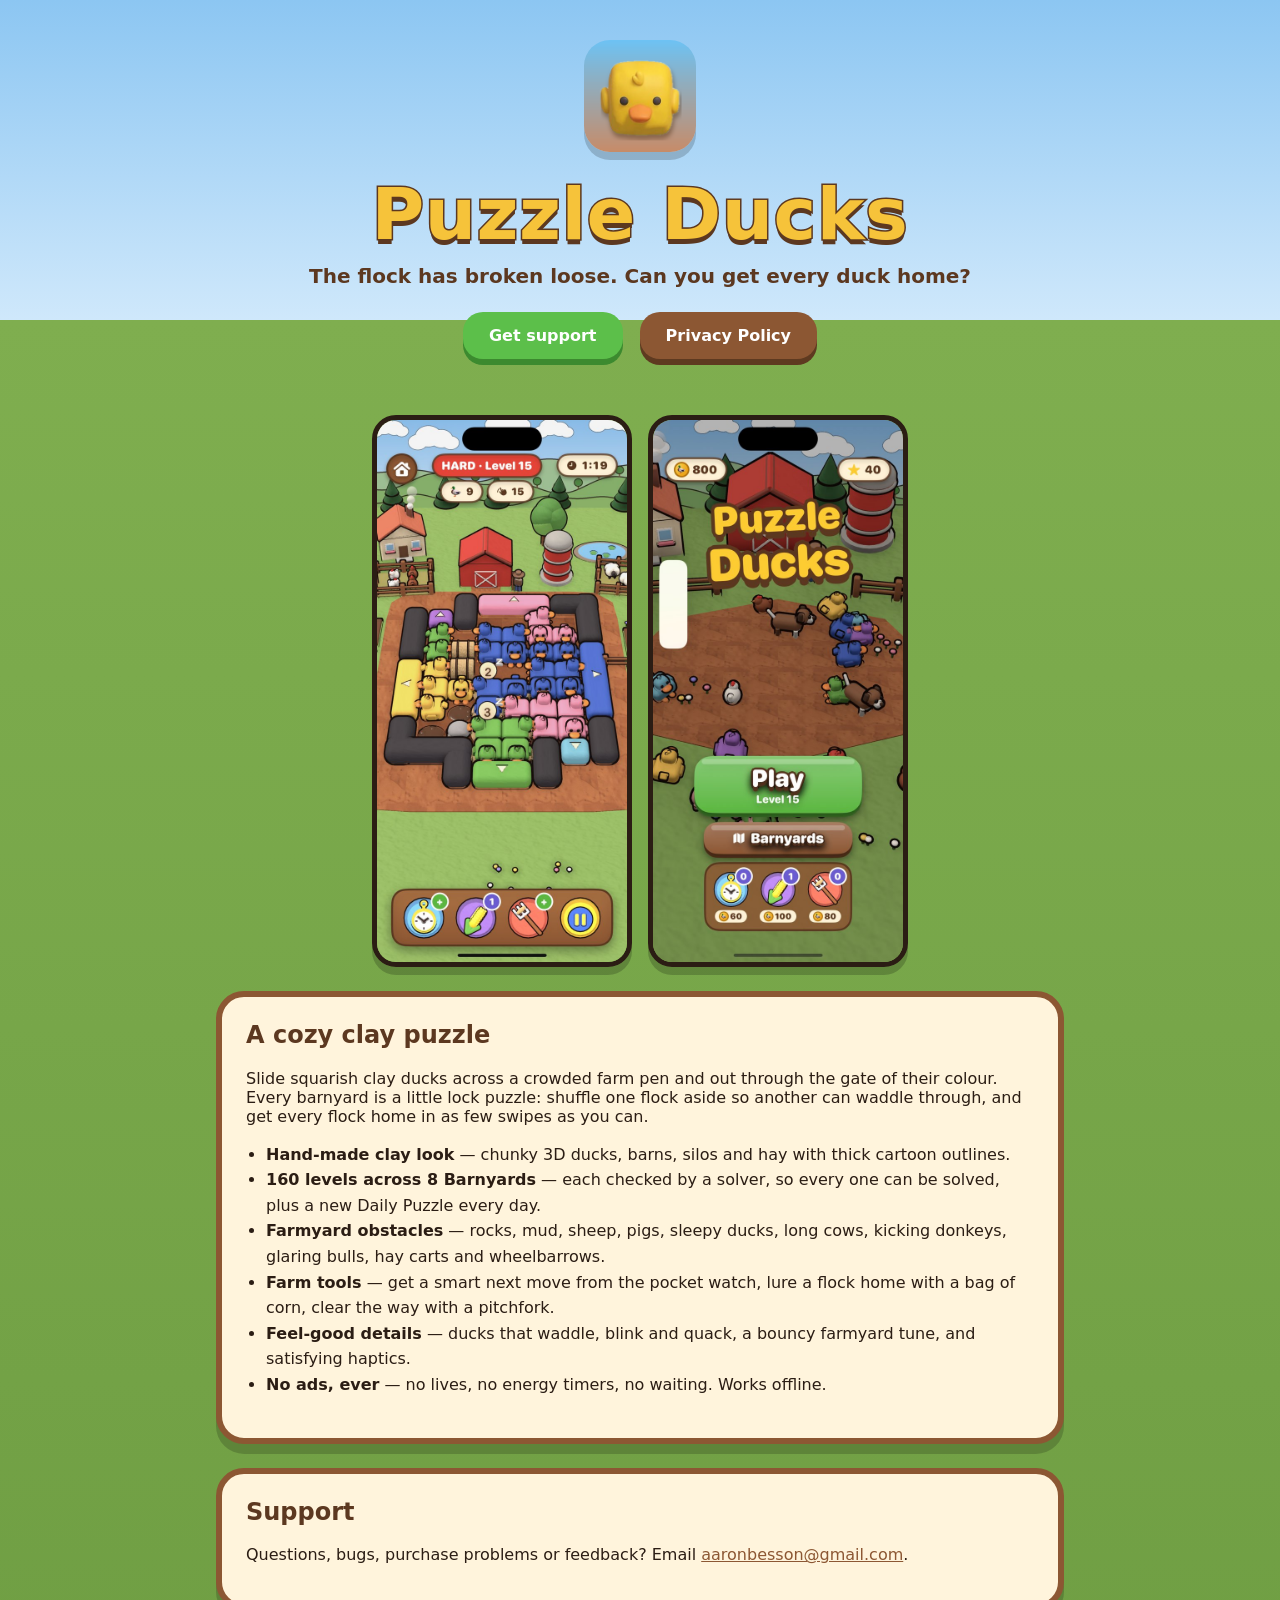
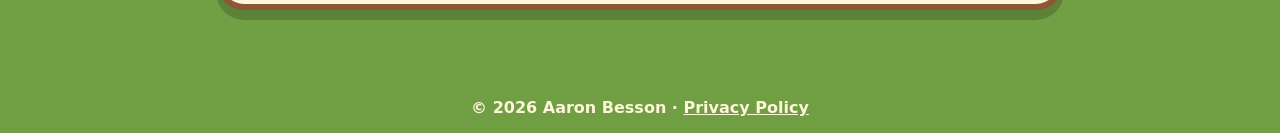
<file: index.html>
<!doctype html>
<html lang="en">
<head>
<meta charset="utf-8">
<meta name="viewport" content="width=device-width, initial-scale=1">
<title>Puzzle Ducks</title>
<meta name="description" content="Puzzle Ducks — a cozy clay-style sliding puzzle. Guide squarish clay ducks out of a packed farm pen through the gate of their colour.">
<meta property="og:title" content="Puzzle Ducks">
<meta property="og:description" content="A cozy clay sliding puzzle. Get the flock home!">
<meta property="og:image" content="img/shot-level.jpg">
<link rel="icon" href="img/icon.png">
<link rel="apple-touch-icon" href="img/icon.png">
<link rel="stylesheet" href="style.css">
</head>
<body>
<div class="wrap">
  <header>
    <img class="icon" src="img/icon.png" alt="Puzzle Ducks app icon">
    <h1>Puzzle Ducks</h1>
    <p class="tag">The flock has broken loose. Can you get every duck home?</p>
    <p>
      <a class="btn" href="#support">Get support</a>
      <a class="btn alt" href="privacy.html">Privacy Policy</a>
    </p>
  </header>

  <div class="shots">
    <img src="img/shot-level.jpg" alt="A packed barnyard of colourful clay ducks in a pen with coloured gates">
    <img src="img/shot-home.jpg" alt="Ducks, chickens, pigs and dogs running around the farm">
  </div>

  <section class="card">
    <h2>A cozy clay puzzle</h2>
    <p>Slide squarish clay ducks across a crowded farm pen and out through the gate of their colour. Every barnyard is a little lock puzzle: shuffle one flock aside so another can waddle through, and get every flock home in as few swipes as you can.</p>
    <ul class="features">
      <li><strong>Hand-made clay look</strong> — chunky 3D ducks, barns, silos and hay with thick cartoon outlines.</li>
      <li><strong>160 levels across 8 Barnyards</strong> — each checked by a solver, so every one can be solved, plus a new Daily Puzzle every day.</li>
      <li><strong>Farmyard obstacles</strong> — rocks, mud, sheep, pigs, sleepy ducks, long cows, kicking donkeys, glaring bulls, hay carts and wheelbarrows.</li>
      <li><strong>Farm tools</strong> — get a smart next move from the pocket watch, lure a flock home with a bag of corn, clear the way with a pitchfork.</li>
      <li><strong>Feel-good details</strong> — ducks that waddle, blink and quack, a bouncy farmyard tune, and satisfying haptics.</li>
      <li><strong>No ads, ever</strong> — no lives, no energy timers, no waiting. Works offline.</li>
    </ul>
  </section>

  <section class="card" id="support">
    <h2>Support</h2>
    <p>Questions, bugs, purchase problems or feedback? Email <a href="mailto:aaronbesson@gmail.com">aaronbesson@gmail.com</a>.</p>
  </section>
</div>
<footer>© 2026 Aaron Besson · <a href="privacy.html">Privacy Policy</a></footer>
</body>
</html>
</file>
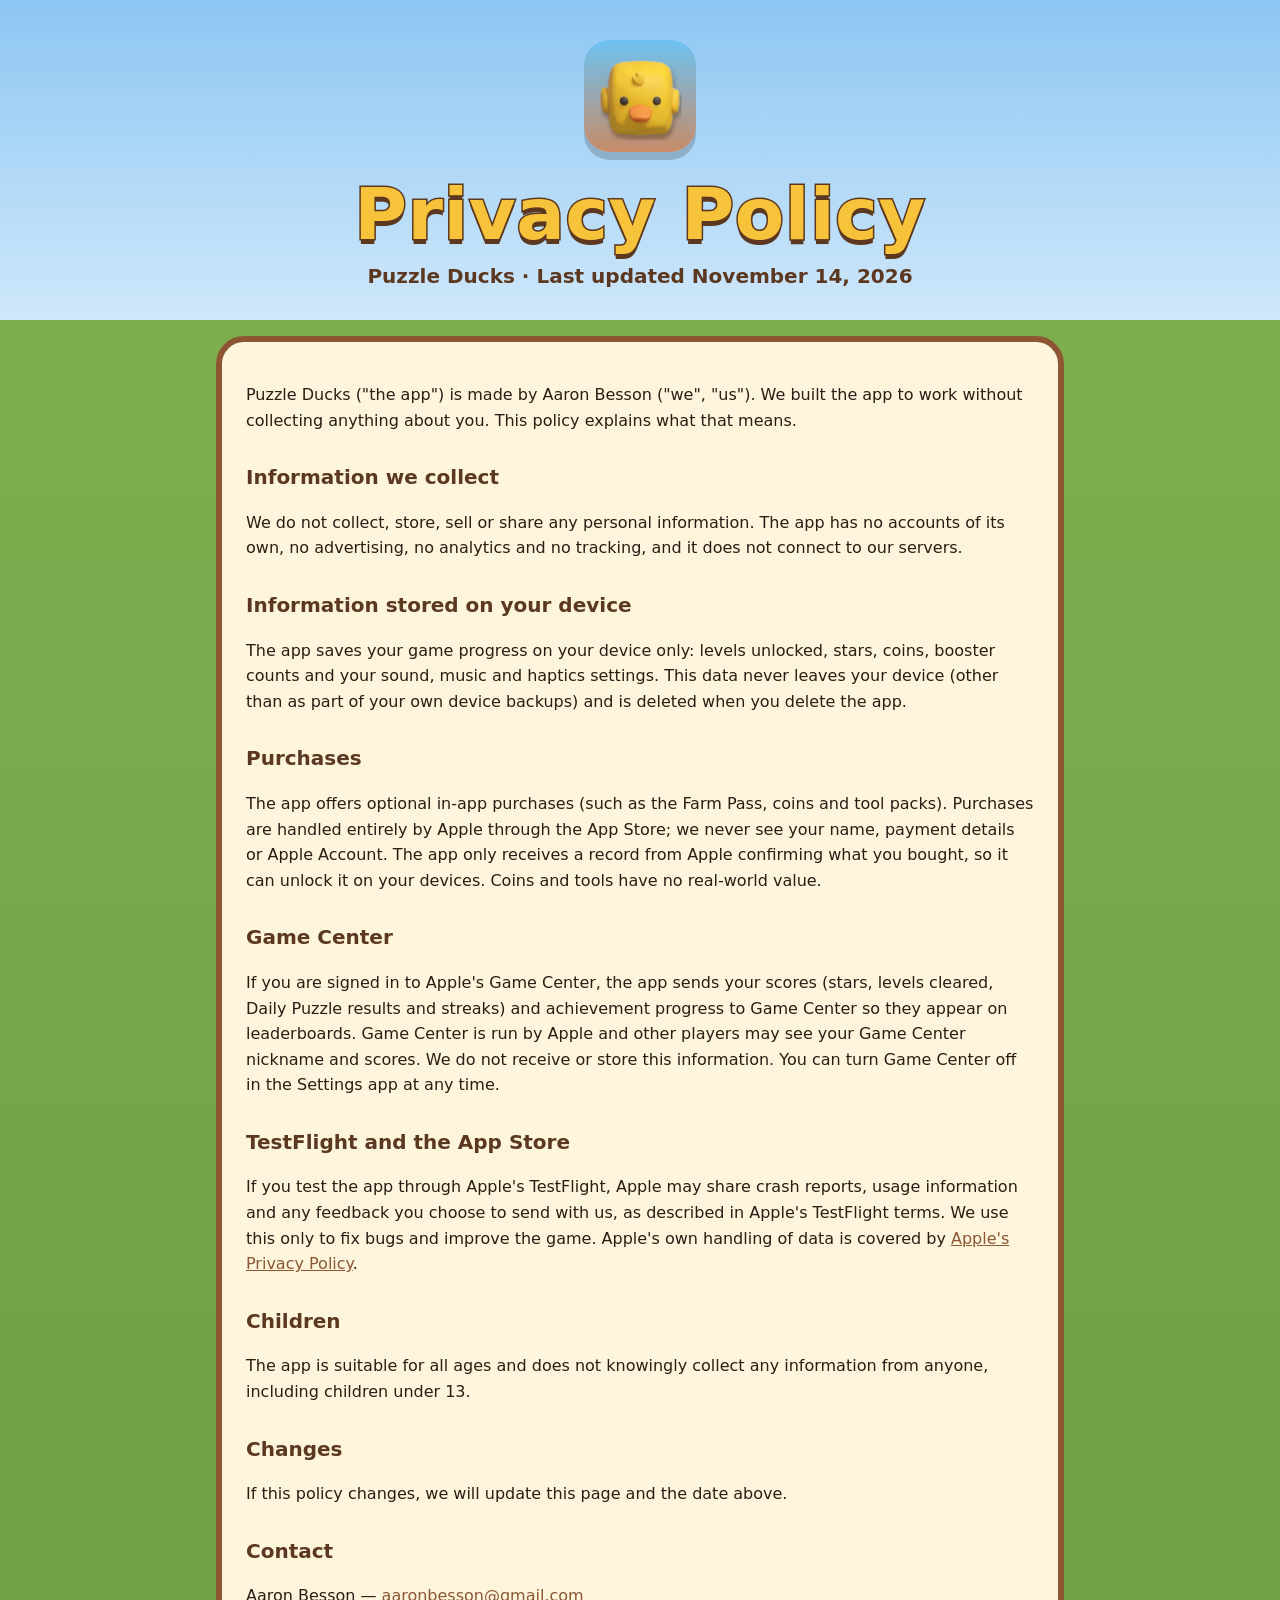
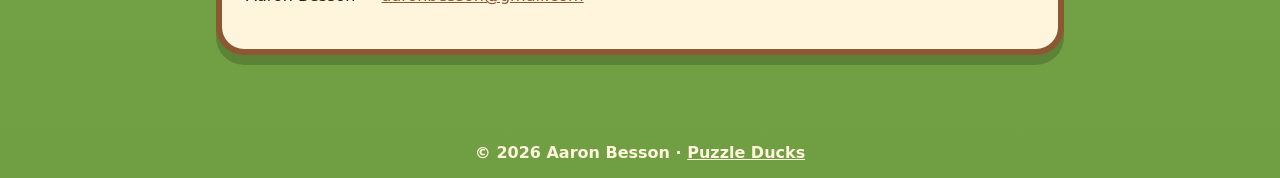
<file: privacy.html>
<!doctype html>
<html lang="en">
<head>
<meta charset="utf-8">
<meta name="viewport" content="width=device-width, initial-scale=1">
<title>Puzzle Ducks Privacy</title>
<meta name="description" content="Privacy policy for the Puzzle Ducks iOS game.">
<link rel="icon" href="img/icon.png">
<link rel="stylesheet" href="style.css">
</head>
<body>
<div class="wrap">
  <header>
    <a href="index.html"><img class="icon" src="img/icon.png" alt="Puzzle Ducks app icon"></a>
    <h1>Privacy Policy</h1>
    <p class="tag">Puzzle Ducks · Last updated November 14, 2026</p>
  </header>

  <section class="card legal">
    <p>Puzzle Ducks ("the app") is made by Aaron Besson ("we", "us"). We built the app to work without collecting anything about you. This policy explains what that means.</p>

    <h2>Information we collect</h2>
    <p>We do not collect, store, sell or share any personal information. The app has no accounts of its own, no advertising, no analytics and no tracking, and it does not connect to our servers.</p>

    <h2>Information stored on your device</h2>
    <p>The app saves your game progress on your device only: levels unlocked, stars, coins, booster counts and your sound, music and haptics settings. This data never leaves your device (other than as part of your own device backups) and is deleted when you delete the app.</p>

    <h2>Purchases</h2>
    <p>The app offers optional in-app purchases (such as the Farm Pass, coins and tool packs). Purchases are handled entirely by Apple through the App Store; we never see your name, payment details or Apple Account. The app only receives a record from Apple confirming what you bought, so it can unlock it on your devices. Coins and tools have no real-world value.</p>

    <h2>Game Center</h2>
    <p>If you are signed in to Apple's Game Center, the app sends your scores (stars, levels cleared, Daily Puzzle results and streaks) and achievement progress to Game Center so they appear on leaderboards. Game Center is run by Apple and other players may see your Game Center nickname and scores. We do not receive or store this information. You can turn Game Center off in the Settings app at any time.</p>

    <h2>TestFlight and the App Store</h2>
    <p>If you test the app through Apple's TestFlight, Apple may share crash reports, usage information and any feedback you choose to send with us, as described in Apple's TestFlight terms. We use this only to fix bugs and improve the game. Apple's own handling of data is covered by <a href="https://www.apple.com/legal/privacy/">Apple's Privacy Policy</a>.</p>

    <h2>Children</h2>
    <p>The app is suitable for all ages and does not knowingly collect any information from anyone, including children under 13.</p>

    <h2>Changes</h2>
    <p>If this policy changes, we will update this page and the date above.</p>

    <h2>Contact</h2>
    <p>Aaron Besson — <a href="mailto:aaronbesson@gmail.com">aaronbesson@gmail.com</a></p>
  </section>
</div>
<footer>© 2026 Aaron Besson · <a href="index.html">Puzzle Ducks</a></footer>
</body>
</html>
</file>
<file: style.css>
:root {
  --sky: #8cc6f2;
  --grass: #7fae4f;
  --cream: #fff4dc;
  --brown: #5c3820;
  --wood: #8c5733;
  --yellow: #f6c33a;
  --ink: #2b1d14;
}
* { box-sizing: border-box; }
html { -webkit-text-size-adjust: 100%; }
body {
  margin: 0;
  font-family: ui-rounded, "SF Pro Rounded", "Nunito", system-ui, -apple-system, sans-serif;
  color: var(--ink);
  background: linear-gradient(var(--sky) 0, #cfe8fb 320px, var(--grass) 320px, #6f9e43 100%);
  min-height: 100vh;
}
a { color: var(--wood); }
.wrap { max-width: 880px; margin: 0 auto; padding: 0 16px 48px; }
header { text-align: center; padding: 40px 0 24px; }
header img.icon { width: 112px; height: 112px; border-radius: 26px; box-shadow: 0 8px 0 rgba(0,0,0,.18); }
h1 {
  font-size: clamp(40px, 9vw, 72px); margin: 16px 0 4px; color: var(--yellow);
  -webkit-text-stroke: 3px var(--brown); paint-order: stroke fill; text-shadow: 0 5px 0 var(--brown);
  letter-spacing: .5px;
}
.tag { font-size: 20px; font-weight: 700; color: var(--brown); margin: 8px 0 0; }
.card {
  background: var(--cream); border: 6px solid var(--wood); border-radius: 28px;
  padding: 24px; margin: 24px 0; box-shadow: 0 10px 0 rgba(0,0,0,.18);
}
.card h2 { margin-top: 0; color: var(--brown); }
.shots { display: flex; gap: 16px; justify-content: center; flex-wrap: wrap; margin: 8px 0 0; }
.shots img { width: min(260px, 44vw); border-radius: 24px; border: 5px solid var(--ink); box-shadow: 0 8px 0 rgba(0,0,0,.2); }
ul.features { padding-left: 20px; line-height: 1.6; }
.btn {
  display: inline-block; background: #5cbf4a; color: #fff; text-decoration: none; font-weight: 800;
  padding: 14px 26px; border-radius: 20px; box-shadow: 0 6px 0 #3c8a2f; margin: 8px 6px;
}
.btn.alt { background: var(--wood); box-shadow: 0 6px 0 #5e3a20; }
footer { text-align: center; color: var(--cream); font-weight: 700; padding: 16px; }
footer a { color: var(--cream); }
.legal { line-height: 1.6; }
.legal h2 { font-size: 20px; margin-top: 28px; }
</file>
